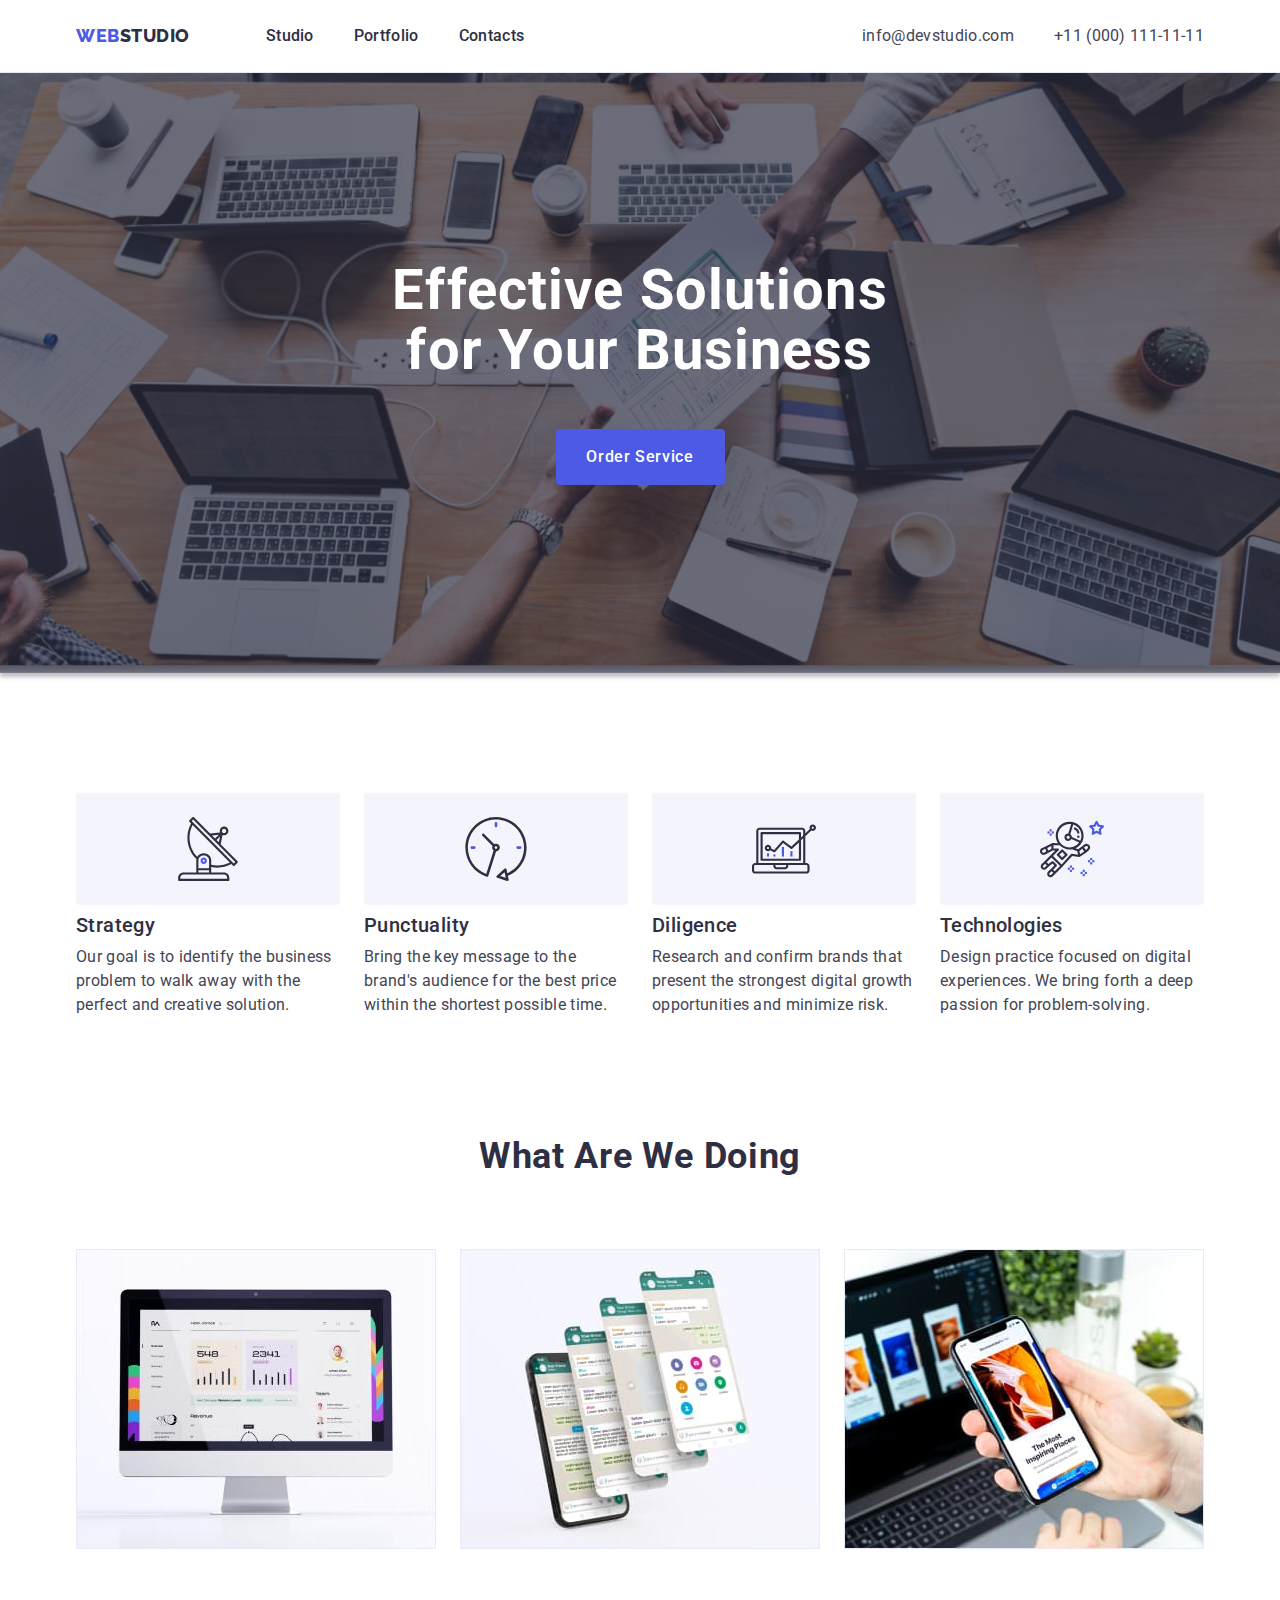
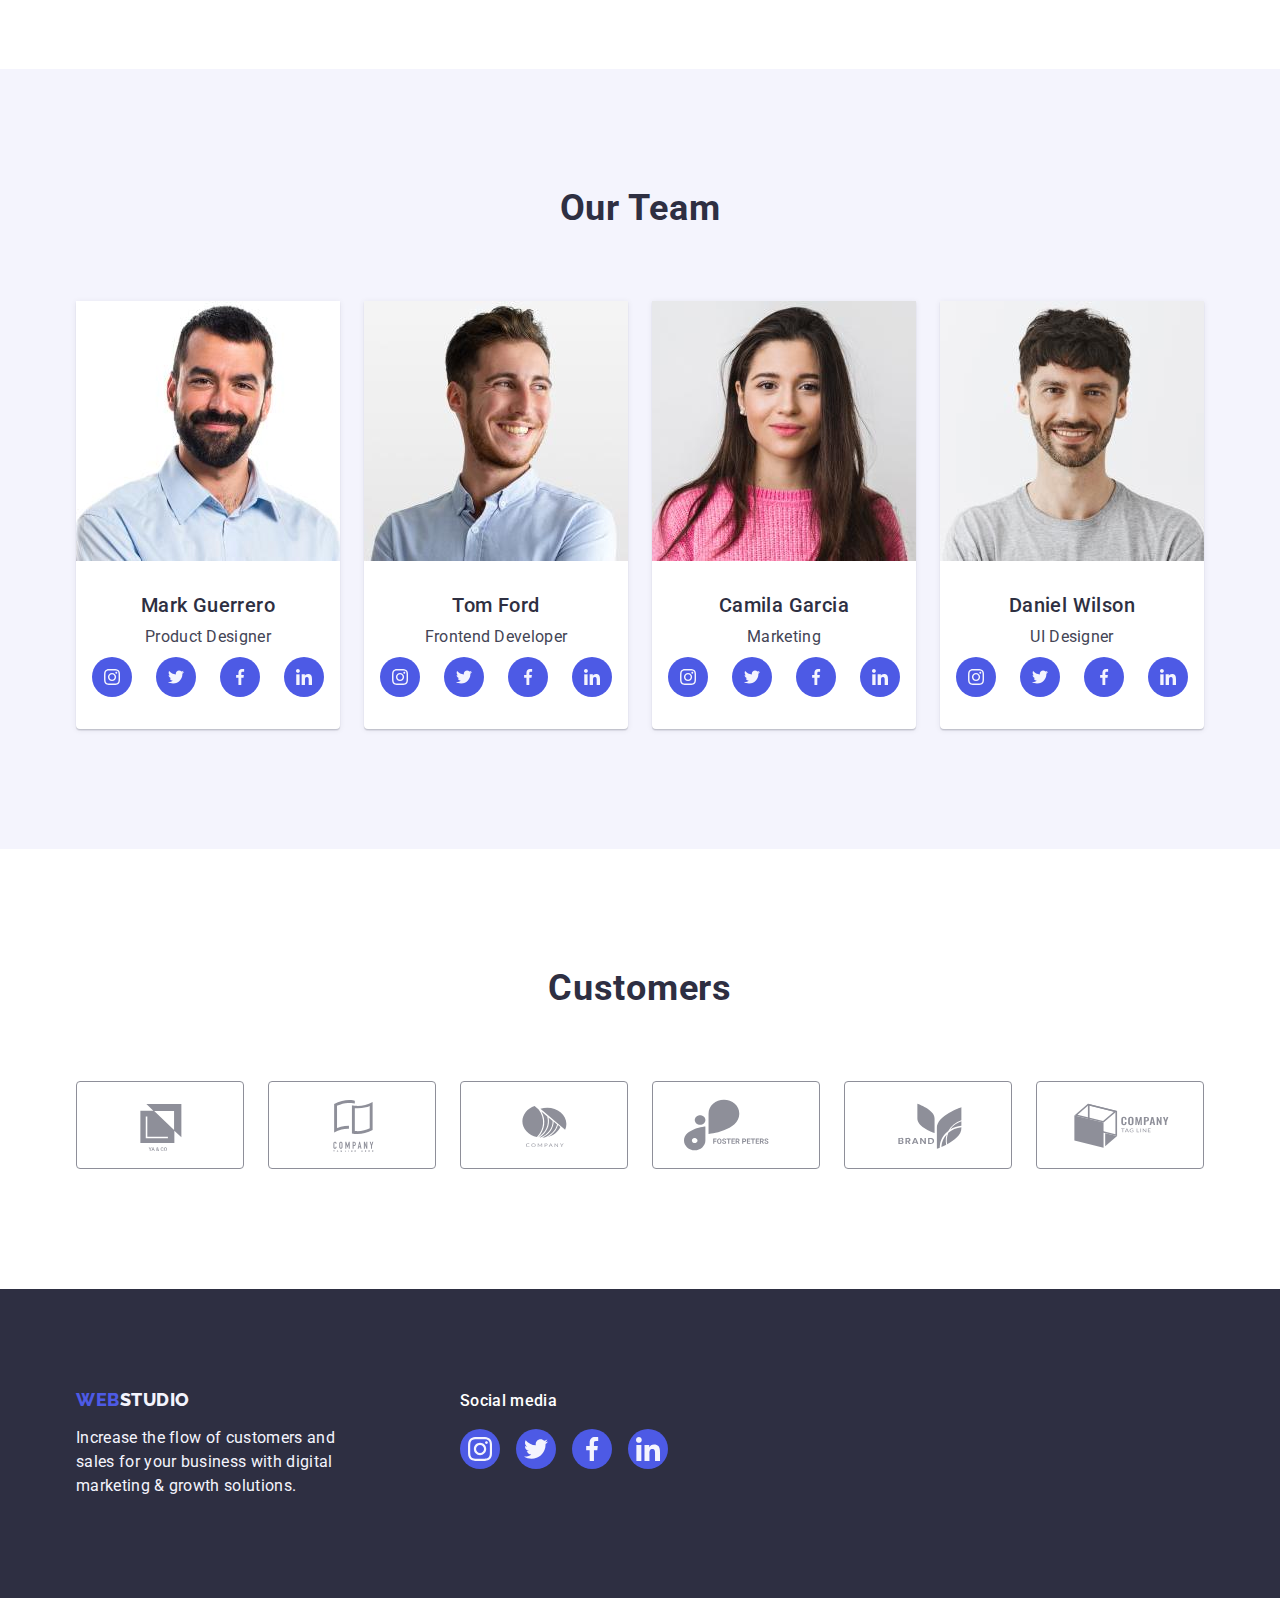
<file: index.html>
<!DOCTYPE html>
<html lang="en">
  <head>
    <meta charset="UTF-8" />
    <meta name="viewport" content="width=device-width, initial-scale=1.0" />
    <title>WebStudio</title>
    <link rel="preconnect" href="https://fonts.googleapis.com" />
    <link rel="preconnect" href="https://fonts.gstatic.com" crossorigin />
    <link
      href="https://fonts.googleapis.com/css2?family=Raleway:wght@800&family=Roboto:wght@400;500;700;900&display=swap"
      rel="stylesheet"
    />
    <link
      rel="stylesheet"
      href="https://cdnjs.cloudflare.com/ajax/libs/modern-normalize/2.0.0/modern-normalize.min.css"
    />
    <link rel="stylesheet" href="./css/styles.css" />
  </head>
  <body>
    <header class="header">
      <div class="container flex-box">
        <!-- Main navigation -->
        <nav class="nav-box">
          <!-- Logo -->
          <a href="./index.html" class="nav-logo link"
            >Web<span class="logo">Studio</span></a
          >
          <!-- main nav -->
          <ul class="list">
            <li class="item">
              <a href="./index.html" class="nav-links link">Studio</a>
            </li>

            <li class="item">
              <a href="./portfolio.html" class="nav-links link">Portfolio</a>
            </li>

            <li class="item"><a href="" class="nav-links link">Contacts</a></li>
          </ul>
        </nav>
        <!-- Contacts -->
        <address class="address">
          <ul class="list">
            <li class="item">
              <a href="mailto:info@devstudio.com" class="address-links link"
                >info@devstudio.com</a
              >
            </li>

            <li class="item">
              <a href="tel:+110001111111" class="address-links link"
                >+11 (000) 111-11-11</a
              >
            </li>
          </ul>
        </address>
      </div>
    </header>
    <main>
      <!-- Hero section-->

      <section class="hero section">
        <div class="container">
          <h1 class="hero-title">Effective Solutions for Your Business</h1>
          <button type="button" class="hero-button">Order Service</button>
        </div>
      </section>

      <!-- Section #2 -->
      <section class="features-section section">
        <div class="container">
          <!-- Оглавление нужно скрыть в будущем -->
          <h2 class="visually-hidden">Features</h2>
          <ul class="list">
            <li class="item">
              <div class="svg-box">
                <svg class="svg" width="64" height="64">
                  <use href="./images/icons.svg#icon-antenna"></use>
                </svg>
              </div>
              <h3 class="features-title">Strategy</h3>
              <p class="features-text">
                Our goal is to identify the business problem to walk away with
                the perfect and creative solution.
              </p>
            </li>

            <li class="item">
              <div class="svg-box">
                <svg class="svg" width="64" height="64">
                  <use href="./images/icons.svg#icon-clock"></use>
                </svg>
              </div>
              <h3 class="features-title">Punctuality</h3>
              <p class="features-text">
                Bring the key message to the brand's audience for the best price
                within the shortest possible time.
              </p>
            </li>

            <li class="item">
              <div class="svg-box">
                <svg class="svg" width="64" height="64">
                  <use href="./images/icons.svg#icon-diagram"></use>
                </svg>
              </div>
              <h3 class="features-title">Diligence</h3>
              <p class="features-text">
                Research and confirm brands that present the strongest digital
                growth opportunities and minimize risk.
              </p>
            </li>

            <li class="item">
              <div class="svg-box">
                <svg class="svg" width="64" height="64">
                  <use href="./images/icons.svg#icon-astronaut"></use>
                </svg>
              </div>
              <h3 class="features-title">Technologies</h3>
              <p class="features-text">
                Design practice focused on digital experiences. We bring forth a
                deep passion for problem-solving.
              </p>
            </li>
          </ul>
        </div>
      </section>
      <!-- Section #3  -->
      <section class="project-section section">
        <div class="container">
          <h2 class="project-title">What are we doing</h2>
          <ul class="list">
            <li class="item">
              <img
                src="./images/macbook.jpg"
                alt="pc application"
                width="360"
                height="300"
              />
            </li>

            <li class="item">
              <img
                src="./images/phone-screen.jpg"
                alt="smartphone application"
                width="360"
                height="300"
              />
            </li>

            <li class="item">
              <img
                src="./images/laptopandphone.jpg"
                alt="pc and phone synchronized"
                width="360"
                height="300"
              />
            </li>
          </ul>
        </div>
      </section>
      <!-- Section #4 -->
      <section class="team-section section">
        <div class="container">
          <h2 class="team-title">Our team</h2>
          <ul class="list">
            <li class="item">
              <img
                src="./images/team-members/guerrero.jpg"
                alt="Product Designer"
                width="264"
                height="260"
              />
              <div class="card-text">
                <h3 class="employee">Mark Guerrero</h3>
                <p class="position">Product Designer</p>
                <ul class="social-list list">
                  <li class="social-list-item">
                    <a href="" class="social-list-link">
                      <svg class="social-list-svg" width="16" height="16">
                        <use href="./images/icons.svg#icon-instagram"></use>
                      </svg>
                    </a>
                  </li>

                  <li class="social-list-item">
                    <a href="" class="social-list-link">
                      <svg class="social-list-svg" width="16" height="16">
                        <use href="./images/icons.svg#icon-twitter"></use>
                      </svg>
                    </a>
                  </li>

                  <li class="social-list-item">
                    <a href="" class="social-list-link">
                      <svg class="social-list-svg" width="16" height="16">
                        <use href="./images/icons.svg#icon-facebook"></use>
                      </svg>
                    </a>
                  </li>

                  <li class="social-list-item">
                    <a href="" class="social-list-link">
                      <svg class="social-list-svg" width="16" height="16">
                        <use href="./images/icons.svg#icon-linkedin"></use>
                      </svg>
                    </a>
                  </li>
                </ul>
              </div>
            </li>

            <li class="item">
              <img
                src="./images/team-members/ford.jpg"
                alt="Frontend Developer"
                width="264"
                height="260"
              />
              <div class="card-text">
                <h3 class="employee">Tom Ford</h3>
                <p class="position">Frontend Developer</p>
                <ul class="social-list list">
                  <li class="social-list-item">
                    <a href="" class="social-list-link">
                      <svg class="social-list-svg" width="16" height="16">
                        <use href="./images/icons.svg#icon-instagram"></use>
                      </svg>
                    </a>
                  </li>

                  <li class="social-list-item">
                    <a href="" class="social-list-link">
                      <svg class="social-list-svg" width="16" height="16">
                        <use href="./images/icons.svg#icon-twitter"></use>
                      </svg>
                    </a>
                  </li>

                  <li class="social-list-item">
                    <a href="" class="social-list-link">
                      <svg class="social-list-svg" width="16" height="16">
                        <use href="./images/icons.svg#icon-facebook"></use>
                      </svg>
                    </a>
                  </li>
                  <li class="social-list-item">
                    <a href="" class="social-list-link">
                      <svg class="social-list-svg" width="16" height="16">
                        <use href="./images/icons.svg#icon-linkedin"></use>
                      </svg>
                    </a>
                  </li>
                </ul>
              </div>
            </li>

            <li class="item">
              <img
                src="./images/team-members/garcia.jpg"
                alt="Marketing"
                width="264"
                height="260"
              />
              <div class="card-text">
                <h3 class="employee">Camila Garcia</h3>
                <p class="position">Marketing</p>
                <ul class="social-list list">
                  <li class="social-list-item">
                    <a href="" class="social-list-link">
                      <svg class="social-list-svg" width="16" height="16">
                        <use href="./images/icons.svg#icon-instagram"></use>
                      </svg>
                    </a>
                  </li>

                  <li class="social-list-item">
                    <a href="" class="social-list-link">
                      <svg class="social-list-svg" width="16" height="16">
                        <use href="./images/icons.svg#icon-twitter"></use>
                      </svg>
                    </a>
                  </li>

                  <li class="social-list-item">
                    <a href="" class="social-list-link">
                      <svg class="social-list-svg" width="16" height="16">
                        <use href="./images/icons.svg#icon-facebook"></use>
                      </svg>
                    </a>
                  </li>

                  <li class="social-list-item">
                    <a href="" class="social-list-link">
                      <svg class="social-list-svg" width="16" height="16">
                        <use href="./images/icons.svg#icon-linkedin"></use>
                      </svg>
                    </a>
                  </li>
                </ul>
              </div>
            </li>

            <li class="item">
              <img
                src="./images/team-members/wilson.jpg"
                alt="UI Designer"
                width="264"
                height="260"
              />
              <div class="card-text">
                <h3 class="employee">Daniel Wilson</h3>
                <p class="position">UI Designer</p>
                <ul class="social-list list">
                  <li class="social-list-item">
                    <a href="" class="social-list-link">
                      <svg class="social-list-svg" width="16" height="16">
                        <use href="./images/icons.svg#icon-instagram"></use>
                      </svg>
                    </a>
                  </li>
                  <li class="social-list-item">
                    <a href="" class="social-list-link">
                      <svg class="social-list-svg" width="16" height="16">
                        <use href="./images/icons.svg#icon-twitter"></use>
                      </svg>
                    </a>
                  </li>

                  <li class="social-list-item">
                    <a href="" class="social-list-link">
                      <svg class="social-list-svg" width="16" height="16">
                        <use href="./images/icons.svg#icon-facebook"></use>
                      </svg>
                    </a>
                  </li>

                  <li class="social-list-item">
                    <a href="" class="social-list-link">
                      <svg class="social-list-svg" width="16" height="16">
                        <use href="./images/icons.svg#icon-linkedin"></use>
                      </svg>
                    </a>
                  </li>
                </ul>
              </div>
            </li>
          </ul>
        </div>
      </section>
      <!-- Section 5 -->
      <section class="customer section">
        <div class="container">
          <h2 class="customer-title">Customers</h2>
          <ul class="list">
            <li class="item">
              <a href="" class="customer-list-link">
                <svg class="social-list-svg" width="104" height="56">
                  <use href="./images/icons.svg#icon-yaco"></use>
                </svg>
              </a>
            </li>

            <li class="item">
              <a href="" class="customer-list-link">
                <svg class="social-list-svg" width="104" height="56">
                  <use href="./images/icons.svg#icon-tagline"></use>
                </svg>
              </a>
            </li>

            <li class="item">
              <a href="" class="customer-list-link">
                <svg class="social-list-svg" width="104" height="56">
                  <use href="./images/icons.svg#icon-company"></use>
                </svg>
              </a>
            </li>

            <li class="item">
              <a href="" class="customer-list-link">
                <svg class="social-list-svg" width="104" height="56">
                  <use href="./images/icons.svg#icon-foster"></use>
                </svg>
              </a>
            </li>

            <li class="item">
              <a href="" class="customer-list-link">
                <svg class="social-list-svg" width="104" height="56">
                  <use href="./images/icons.svg#icon-brand"></use>
                </svg>
              </a>
            </li>

            <li class="item">
              <a href="" class="customer-list-link">
                <svg class="social-list-svg" width="104" height="56">
                  <use href="./images/icons.svg#icon-comptag"></use>
                </svg>
              </a>
            </li>
          </ul>
        </div>
      </section>
    </main>
    <footer class="footer-section section">
      <div class="container">
        <div class="footer-text">
          <a href="./index.html" class="footer-logo link">
            Web<span class="foot-logo">Studio</span></a
          >
          <p class="footer-text">
            Increase the flow of customers and sales for your business with
            digital marketing & growth solutions.
          </p>
        </div>
        <div class="footer-links">
          <p class="footer-head">Social media</p>
          <ul class="social-list list">
            <li class="social-list-item">
              <a href="" class="social-list-link">
                <svg class="social-list-svg" width="24" height="24">
                  <use href="./images/icons.svg#icon-instagram"></use>
                </svg>
              </a>
            </li>

            <li class="social-list-item">
              <a href="" class="social-list-link">
                <svg class="social-list-svg" width="24" height="24">
                  <use href="./images/icons.svg#icon-twitter"></use>
                </svg>
              </a>
            </li>

            <li class="social-list-item">
              <a href="" class="social-list-link">
                <svg class="social-list-svg" width="24" height="24">
                  <use href="./images/icons.svg#icon-facebook"></use>
                </svg>
              </a>
            </li>

            <li class="social-list-item">
              <a href="" class="social-list-link">
                <svg class="social-list-svg" width="24" height="24">
                  <use href="./images/icons.svg#icon-linkedin"></use>
                </svg>
              </a>
            </li>
          </ul>
        </div>
      </div>
    </footer>
  </body>
</html>
</file>
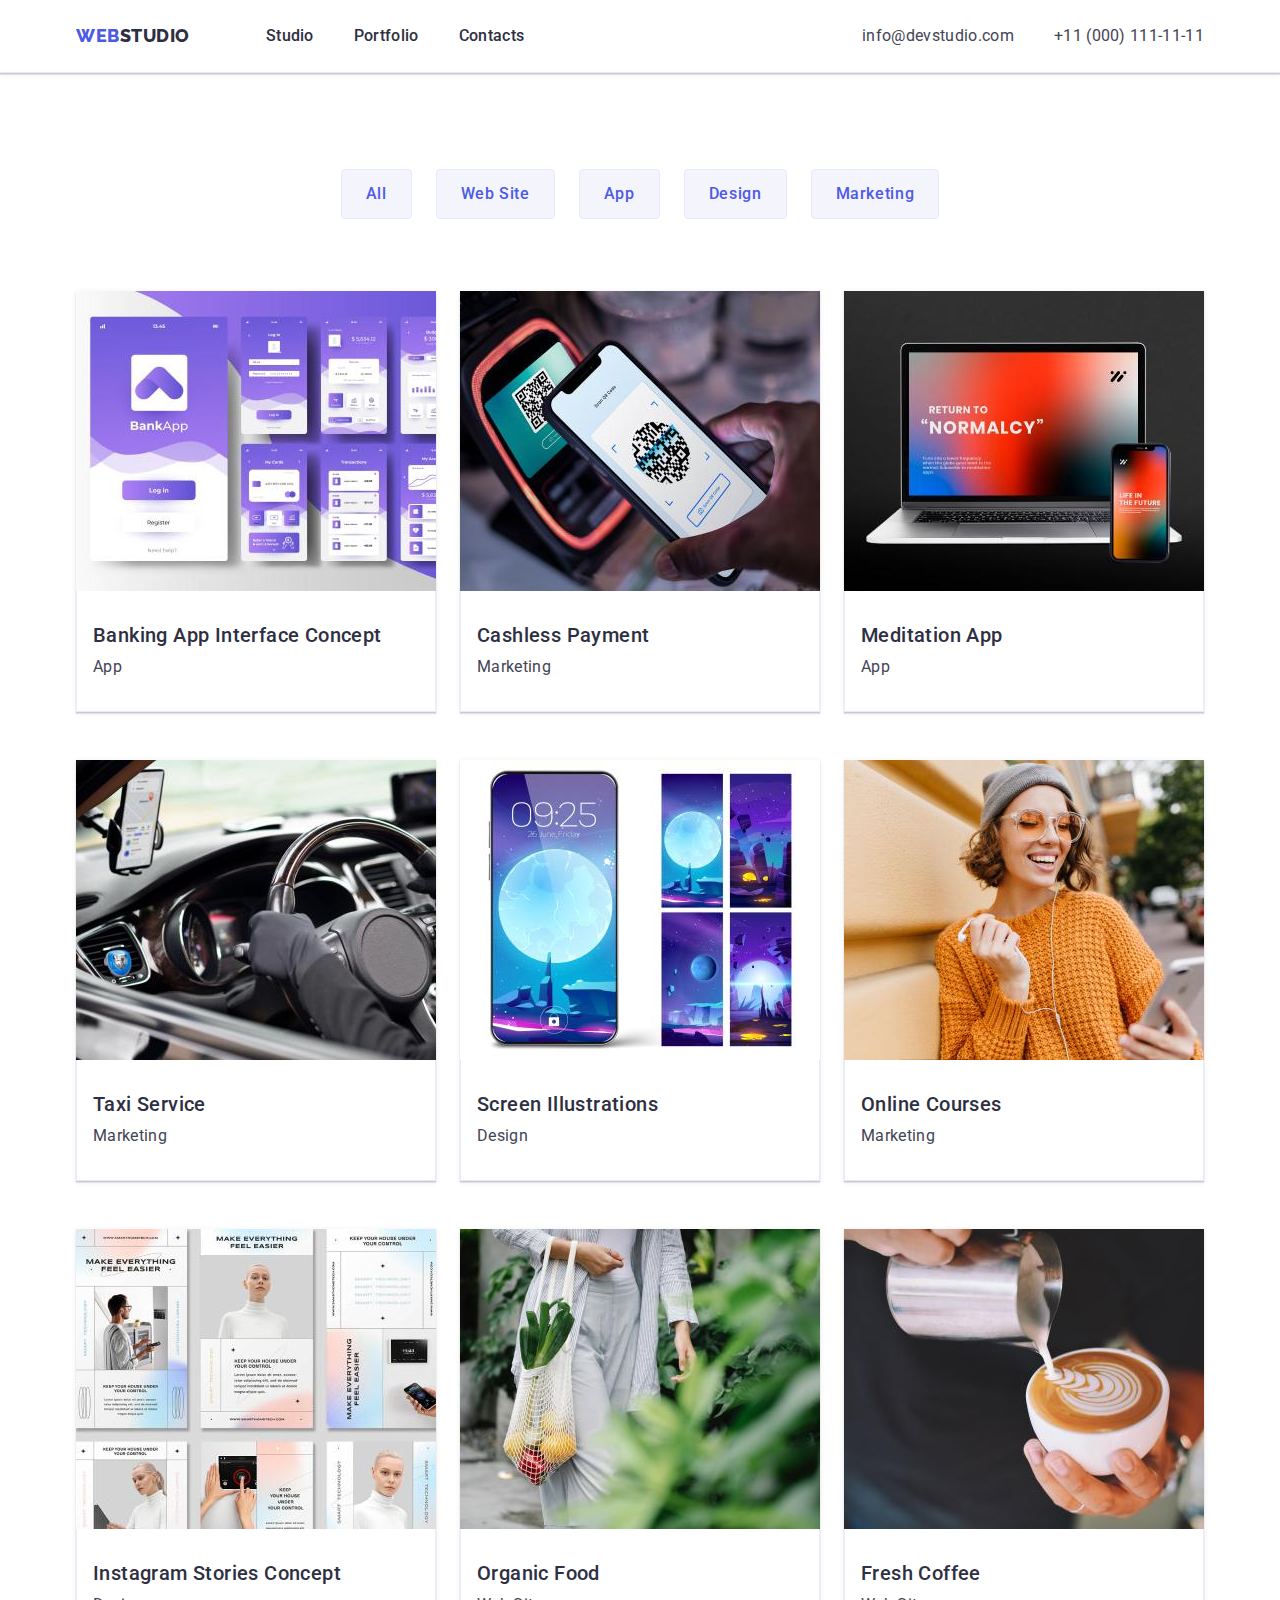
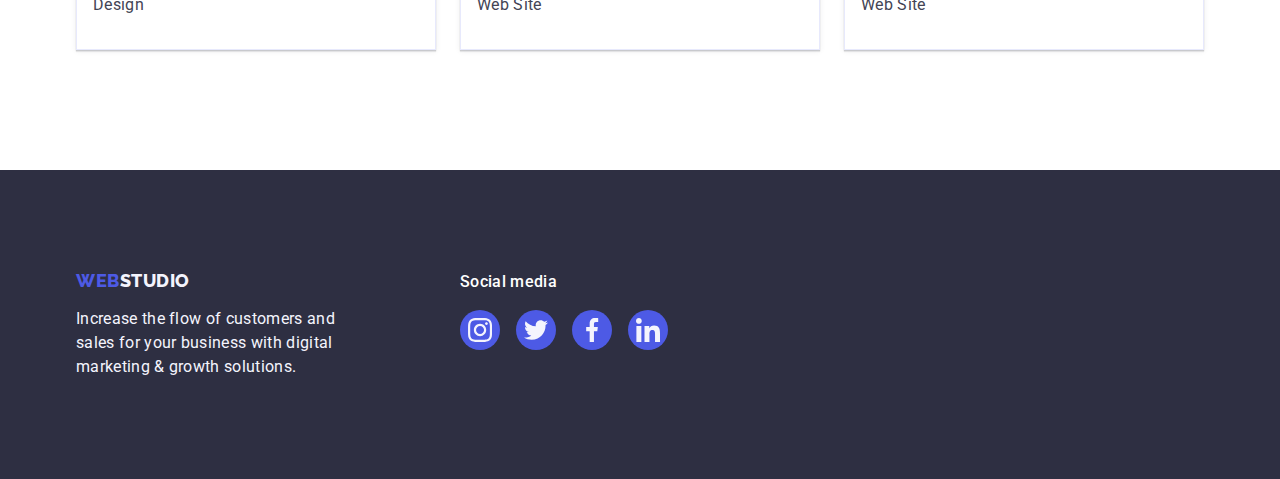
<file: portfolio.html>
<!DOCTYPE html>
<html lang="en">
  <head>
    <meta charset="UTF-8" />
    <meta name="viewport" content="width=device-width, initial-scale=1.0" />
    <title>WebStudio</title>
    <link rel="preconnect" href="https://fonts.googleapis.com" />
    <link rel="preconnect" href="https://fonts.gstatic.com" crossorigin />
    <link
      href="https://fonts.googleapis.com/css2?family=Raleway:wght@800&family=Roboto:wght@400;500;700;900&display=swap"
      rel="stylesheet"
    />
    <link
      rel="stylesheet"
      href="https://cdnjs.cloudflare.com/ajax/libs/modern-normalize/2.0.0/modern-normalize.min.css"
    />
    <link rel="stylesheet" href="./css/styles.css" />
  </head>
  <body>
    <header class="header">
      <div class="container flex-box">
        <!-- Main navigation -->
        <nav class="nav-box">
          <!-- Logo -->
          <a href="./index.html" class="nav-logo link"
            >Web<span class="logo">Studio</span></a
          >
          <ul class="list">
            <li class="item">
              <a href="./index.html" class="nav-links link">Studio</a>
            </li>

            <li class="item">
              <a href="./portfolio.html" class="nav-links link">Portfolio</a>
            </li>

            <li class="item">
              <a href="" class="nav-links link">Contacts</a>
            </li>
          </ul>
        </nav>
        <!-- Contacts -->
        <address class="address">
          <ul class="list">
            <li class="item">
              <a href="mailto:info@devstudio.com" class="address-links link"
                >info@devstudio.com</a
              >
            </li>

            <li class="item">
              <a href="tel:+110001111111" class="address-links link"
                >+11 (000) 111-11-11</a
              >
            </li>
          </ul>
        </address>
      </div>
    </header>
    <!-- Main -->
    <main>
      <section class="potfolio section">
        <!-- Скрытый заголовок -->
        <div class="container">
          <h1 class="portfolio-title visually-hidden">Portfolio</h1>
          <ul class="filter list">
            <li class="item">
              <button type="button" class="filter-button">All</button>
            </li>

            <li class="item">
              <button type="button" class="filter-button">Web Site</button>
            </li>

            <li class="item">
              <button type="button" class="filter-button">App</button>
            </li>

            <li class="item">
              <button type="button" class="filter-button">Design</button>
            </li>

            <li class="item">
              <button type="button" class="filter-button">Marketing</button>
            </li>
          </ul>

          <ul class="portfolio-list list">
            <li class="item">
              <a href="" class="link">
                <img
                  src="./images/portfolio/banking-app.jpg"
                  alt="banking-app"
                  width="360"
                  height="300"
                />
                <div class="card-text">
                  <h2 class="title">Banking App Interface Concept</h2>
                  <p class="text">App</p>
                </div>
              </a>
            </li>

            <li class="item">
              <a href="" class="link">
                <img
                  src="./images/portfolio/cashless-payment.jpg"
                  alt="cashless-payment"
                  width="360"
                  height="300"
                />
                <div class="card-text">
                  <h2 class="title">Cashless Payment</h2>
                  <p class="text">Marketing</p>
                </div>
              </a>
            </li>

            <li class="item">
              <a href="" class="link">
                <img
                  src="./images/portfolio/meditation.jpg"
                  alt="meditation-app"
                  width="360"
                  height="300"
                />
                <div class="card-text">
                  <h2 class="title">Meditation App</h2>
                  <p class="text">App</p>
                </div>
              </a>
            </li>

            <li class="item">
              <a href="" class="link">
                <img
                  src="./images/portfolio/taxi.jpg"
                  alt="taxi-service"
                  width="360"
                  height="300"
                />
                <div class="card-text">
                  <h2 class="title">Taxi Service</h2>
                  <p class="text">Marketing</p>
                </div>
              </a>
            </li>

            <li class="item">
              <a href="" class="link">
                <img
                  src="./images/portfolio/screen.jpg"
                  alt="screan-illustrations"
                  width="360"
                  height="300"
                />
                <div class="card-text">
                  <h2 class="title">Screen Illustrations</h2>
                  <p class="text">Design</p>
                </div>
              </a>
            </li>

            <li class="item">
              <a href="" class="link">
                <img
                  src="./images/portfolio/courses.jpg"
                  alt="online-courses"
                  width="360"
                  height="300"
                />
                <div class="card-text">
                  <h2 class="title">Online Courses</h2>
                  <p class="text">Marketing</p>
                </div>
              </a>
            </li>

            <li class="item">
              <a href="" class="link">
                <img
                  src="./images/portfolio/insta-stories.jpg"
                  alt="insta-stories"
                  width="360"
                  height="300"
                />
                <div class="card-text">
                  <h2 class="title">Instagram Stories Concept</h2>
                  <p class="text">Design</p>
                </div>
              </a>
            </li>

            <li class="item">
              <a href="" class="link">
                <img
                  src="./images/portfolio/organic-food.jpg"
                  alt="organic-food"
                  width="360"
                  height="300"
                />
                <div class="card-text">
                  <h2 class="title">Organic Food</h2>
                  <p class="text">Web Site</p>
                </div>
              </a>
            </li>

            <li class="item">
              <a href="" class="link">
                <img
                  src="./images/portfolio/fresh-coffee.jpg"
                  alt="fresh-coffee"
                  width="360"
                  height="300"
                />
                <div class="card-text">
                  <h2 class="title">Fresh Coffee</h2>
                  <p class="text">Web Site</p>
                </div>
              </a>
            </li>
          </ul>
        </div>
      </section>
    </main>

    <!-- footer -->
    <footer class="footer-section section">
      <div class="container">
        <div class="footer-text">
          <a href="./index.html" class="footer-logo link">
            Web<span class="foot-logo">Studio</span></a
          >
          <p class="footer-text">
            Increase the flow of customers and sales for your business with
            digital marketing & growth solutions.
          </p>
        </div>
        <div class="footer-links">
          <p class="footer-head">Social media</p>
          <ul class="social-list list">
            <li class="social-list-item">
              <a href="" class="social-list-link">
                <svg class="social-list-svg" width="24" height="24">
                  <use href="./images/icons.svg#icon-instagram"></use>
                </svg>
              </a>
            </li>

            <li class="social-list-item">
              <a href="" class="social-list-link">
                <svg class="social-list-svg" width="24" height="24">
                  <use href="./images/icons.svg#icon-twitter"></use>
                </svg>
              </a>
            </li>

            <li class="social-list-item">
              <a href="" class="social-list-link">
                <svg class="social-list-svg" width="24" height="24">
                  <use href="./images/icons.svg#icon-facebook"></use>
                </svg>
              </a>
            </li>

            <li class="social-list-item">
              <a href="" class="social-list-link">
                <svg class="social-list-svg" width="24" height="24">
                  <use href="./images/icons.svg#icon-linkedin"></use>
                </svg>
              </a>
            </li>
          </ul>
        </div>
      </div>
    </footer>
  </body>
</html>
</file>
<file: css/styles.css>
*,
*::before,
*::after {
  box-sizing: border-box;
}
/* Colors */
/* главный цвет для фона - #ffffff; главный цвет для шрифта - #434455 , для заголовков - #2E2F42 */
/* header - #ffffff + line br - #E7E9FC */
/* button - #4D5AE5 */
/* logo - web - #4D5AE5 m studio - #2E2F42 */
/* hero  - text #ffffff */

:root {
  --text-color: #434455;
  --h-color: #2e2f42;
  --footer-background-color: #2e2f42;
  --pressed-state: #404bbf;
  --primary-brand: #4d5ae5;
  --lightslate: #8e8f99;
  --secondary-background-color: #f4f4fd;
  --white-background: #ffffff;
  --white-text: #ffffff;
  --footer-cloud-text: #f4f4fd;
  --br-line-color: #e7e9fc;
  --hero-bg: rgba(46, 47, 66, 0.7);
}

body {
  background-color: var(--white-background);
  color: var(--text-color);

  font-family: Roboto, sans-serif;
  letter-spacing: 0.02em;
}
/* Utility */

/* картинки в блоки и макс длина */

img {
  display: block;
  max-width: 100%;
}

/* убрать для ссылок цвет */
.link {
  text-decoration: none;
}
/* убрать точки для списков */
.list {
  list-style: none;
}

.container {
  width: 1158px;
  padding-left: 15px;
  padding-right: 15px;
  margin: 0 auto;
}

/* убрать падинг у ссылок */
ul {
  padding: 0;
  margin: 0;
}
/* убрать маржин у текстовых контейнеров */
h1,
h2,
h3,
p {
  margin: 0;
}
/* Скрыть заголовки */
.visually-hidden {
  position: absolute;
  width: 1px;
  height: 1px;
  margin: -1px;
  border: 0;
  padding: 0;

  white-space: nowrap;
  clip-path: inset(100%);
  clip: rect(0 0 0 0);
  overflow: hidden;
}

/* Header */

.header {
  border-bottom: 1px solid var(--br-line-color);

  box-shadow: 0px 1px 6px 0px rgba(46, 47, 66, 0.08),
    0px 1px 1px 0px rgba(46, 47, 66, 0.16),
    0px 2px 1px 0px rgba(46, 47, 66, 0.08);
}

.header > .flex-box {
  display: flex;
  align-items: center;
}

.nav-box {
  display: flex;
  align-items: center;
}

.nav-box > .list {
  display: flex;
}

.nav-box .item:not(:last-child) {
  margin-right: 40px;
}

.logo {
  color: var(--h-color);
}
.nav-logo {
  margin-right: 76px;

  color: var(--primary-brand);

  font-family: Raleway, sans-serif;
  font-weight: 800;
  font-size: 18px;
  line-height: 1.17;
  letter-spacing: 0.03em;
  text-transform: uppercase;
}

/* Navigation  */

.nav-links {
  display: block;
  padding-top: 24px;
  padding-bottom: 24px;

  color: var(--h-color);

  font-weight: 500;
  font-size: 16px;
  line-height: 1.5;
}
.address {
  font-style: normal;
  margin-left: auto;
}

.address > .list {
  display: flex;
  gap: 40px;
}

.address-links {
  color: var(--text-color);

  font-size: 16px;
  line-height: 1.5;
}
.nav-links:hover,
.nav-links:focus,
.address-links:hover,
.address-links:focus {
  color: var(--pressed-state);
}

/* hero */

.hero {
  margin: 0 auto;
  padding: 0;
  max-width: 1440px;
  background-image: linear-gradient(var(--hero-bg), var(--hero-bg)),
    url(../images/hero/people-office.jpg);
  background-repeat: no-repeat;
  background-position: center;
  background-size: cover;
  box-shadow: 0px 4px 4px 0px rgba(0, 0, 0, 0.25);

  text-align: center;
}

.hero.section {
  padding-top: 188px;
  padding-bottom: 188px;
}

.hero-title {
  max-width: 496px;
  margin-bottom: 48px;
  margin-right: auto;
  margin-left: auto;

  color: var(--white-text);

  font-size: 56px;
  line-height: 1.07;
  text-align: center;
  letter-spacing: 0.02em;
}

.hero-button {
  display: block;
  margin-right: auto;
  margin-left: auto;
  min-width: 169px;
  height: 56px;
  border-radius: 4px;
  border: none;

  color: var(--white-text);
  background-color: var(--primary-brand);

  cursor: pointer;
  font-family: Roboto, sans-serif;
  font-weight: 500;
  font-size: 16px;
  line-height: 1.5;
  letter-spacing: 0.04em;
}
.hero-button:hover,
.hero-button:focus {
  background-color: var(--pressed-state);
}
/* main */
/* section 2 */

.features-section.section {
  padding-top: 120px;
  padding-bottom: 120px;
}
.features-section .list {
  display: flex;
  gap: 24px;
}
.features-section .item {
  min-width: 264px;
}
.features-section .features-title {
  margin-bottom: 8px;
}

/* svg для 2 части */
.features-section .svg-box {
  display: flex;
  align-items: center;
  justify-content: center;
  margin: 0 0 8px 0;

  height: 112px;
  border-radius: 4px;

  background-color: var(--secondary-background-color);
}

.features-title {
  color: var(--h-color);

  font-weight: 500;
  font-size: 20px;
  line-height: 1.2;
  letter-spacing: 0.02em;
}
.features-text {
  font-size: 16px;
  line-height: 1.5;
}
/* section 3/4 */
.project-section.section {
  padding-bottom: 120px;
}
.project-section .list {
  display: flex;
  gap: 24px;
}

.project-title,
.team-title,
.customer-title {
  margin-bottom: 72px;

  color: var(--h-color);

  font-size: 36px;
  line-height: 1.11;
  letter-spacing: 0.02em;
  text-align: center;
  text-transform: capitalize;
}

/* 4 */

.team-section {
  background-color: var(--secondary-background-color);
}

.team-section .item {
  width: calc((100% - 72px) / 4);
  border-radius: 0 0 4px 4px;

  background-color: var(--white-background);

  box-shadow: 0px 2px 1px 0px rgba(46, 47, 66, 0.08),
    0px 1px 1px 0px rgba(46, 47, 66, 0.16),
    0px 1px 6px 0px rgba(46, 47, 66, 0.08);
}

.team-section.section {
  padding-top: 120px;
  padding-bottom: 120px;
}

.team-section .card-text {
  padding: 32px 16px;
}

.team-section .employee {
  margin-bottom: 8px;

  color: var(--h-color);

  font-weight: 500;
  font-size: 20px;
  line-height: 1.2;
  letter-spacing: 0.02em;
  text-align: center;
}
.team-section .position {
  margin-bottom: 8px;

  color: var(--text-color);

  font-size: 16px;
  line-height: 1.5;
  text-align: center;
}

.team-section .list {
  display: flex;
  gap: 24px;
}

.team-section .social-list {
  justify-content: center;
}

/* 4 icons */

.social-list-link {
  display: flex;
  height: 40px;
  width: 40px;
  border-radius: 50%;
  justify-content: center;
  align-items: center;

  background-color: var(--primary-brand);
}

.social-list-link:hover,
.social-list-link:focus {
  background-color: var(--pressed-state);
}

.social-list-svg {
  fill: var(--footer-cloud-text);
}

/* customer-section */

.customer.section {
  padding: 120px 0;
}

.customer-title {
  margin-bottom: 72px;
}
.customer .list {
  display: flex;
  gap: 24px;
}

.customer .item {
  width: calc((100% - 120px) / 6);
  height: 88px;
}
.customer-list-link {
  display: flex;
  width: 100%;
  height: 100%;
  justify-content: center;
  align-items: center;
  border: 1px solid var(--lightslate);
  border-radius: 4px;
  color: var(--lightslate);
}

.customer-list-link:hover,
.customer-list-link:focus {
  border-color: var(--pressed-state);
  color: var(--pressed-state);
}

.customer .social-list-svg {
  fill: currentColor;
}

/* footer */
.footer-section {
  background-color: var(--footer-background-color);
}

.footer-section.section {
  padding: 100px 0;
}
.footer-section .container {
  display: flex;
  align-items: baseline;
}
.footer-links .social-list {
  display: flex;
  justify-content: center;
  gap: 16px;
}
.footer-logo {
  display: inline-block;
  margin-bottom: 16px;

  color: var(--primary-brand);

  font-family: Raleway, sans-serif;
  font-weight: 800;
  font-size: 18px;
  line-height: 1.17;
  letter-spacing: 0.03em;
  text-transform: uppercase;
}

.footer-text {
  width: 264px;
  margin-right: 120px;

  color: var(--footer-cloud-text);

  font-size: 16px;
  line-height: 1.5;
}
.foot-logo {
  color: var(--footer-cloud-text);
}

.footer-head {
  margin-bottom: 16px;

  color: var(--white-text);

  font-size: 16px;
  font-family: Roboto;
  font-weight: 500;
  line-height: 24px;
  letter-spacing: 0.32px;
}

.footer-section .social-list-link:hover,
.footer-section .social-list-link:focus {
  background-color: #31d0aa;
}

/* portfolio */

.potfolio.section {
  padding-top: 96px;
  padding-bottom: 120px;
}

/* buttons */
.filter-button {
  padding: 12px 24px;
  border-radius: 4px;

  color: var(--primary-brand);
  background-color: var(--secondary-background-color);
  border: 1px solid var(--br-line-color);

  font-family: Roboto, sans-serif;
  font-weight: 500;
  font-size: 16px;
  line-height: 1.5;
  text-align: center;
  letter-spacing: 0.04em;
  cursor: pointer;
}

.filter-button:hover,
.filter-button:focus {
  color: var(--white-text);
  background-color: var(--pressed-state);
  border: 1px solid transparent;
  box-shadow: 0px 2px 2px 0px rgba(0, 0, 0, 0.12),
    0px 2px 1px 0px rgba(0, 0, 0, 0.08), 0px 3px 1px 0px rgba(0, 0, 0, 0.1);
}
/* section */

.filter {
  margin-bottom: 72px;
  display: flex;
  justify-content: center;
}
.filter > .item:not(:last-child) {
  margin-right: 24px;
}
.portfolio-list {
  display: flex;
  flex-wrap: wrap;
  column-gap: 24px;
  row-gap: 48px;
}
.portfolio-list > .item {
  width: calc((100% - 48px) / 3);
}

.portfolio-list .link {
  display: block;
  box-shadow: 0px 2px 1px 0px rgba(46, 47, 66, 0.08),
    0px 1px 1px 0px rgba(46, 47, 66, 0.16),
    0px 1px 6px 0px rgba(46, 47, 66, 0.08);
}

.portfolio-list .title {
  margin-bottom: 8px;

  color: var(--h-color);

  font-weight: 500;
  font-size: 20px;
  line-height: 1.2;
  letter-spacing: 0.02em;
}
.portfolio-list .text {
  color: var(--text-color);

  font-size: 16px;
  line-height: 1.5;
  letter-spacing: 0.02em;
}

.portfolio-list .card-text {
  padding: 32px 16px;
  border: 1px solid var(--br-line-color);
  border-top: none;
}

.portfolio-list .card-text:hover,
.portfolio-list .card-text:active {
  border: 1px solid var(--footer-cloud-text);
}
</file>
